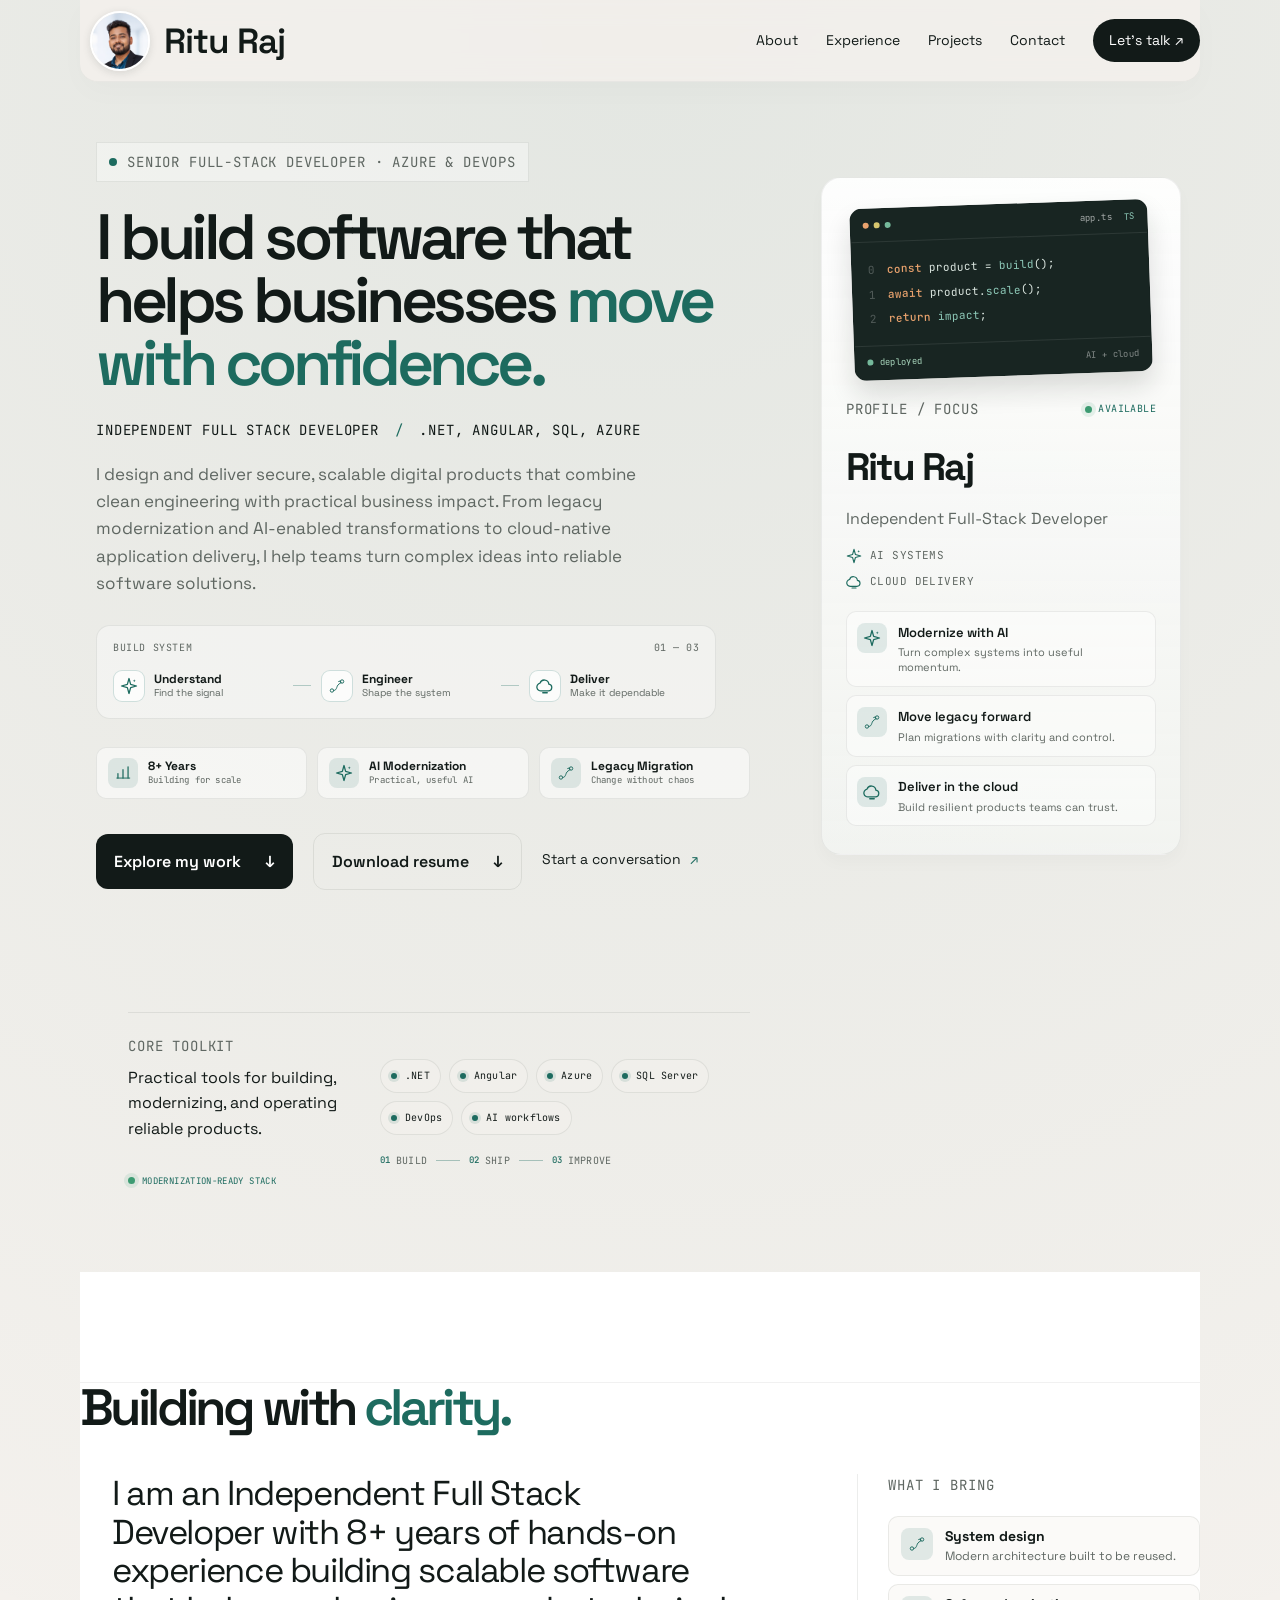
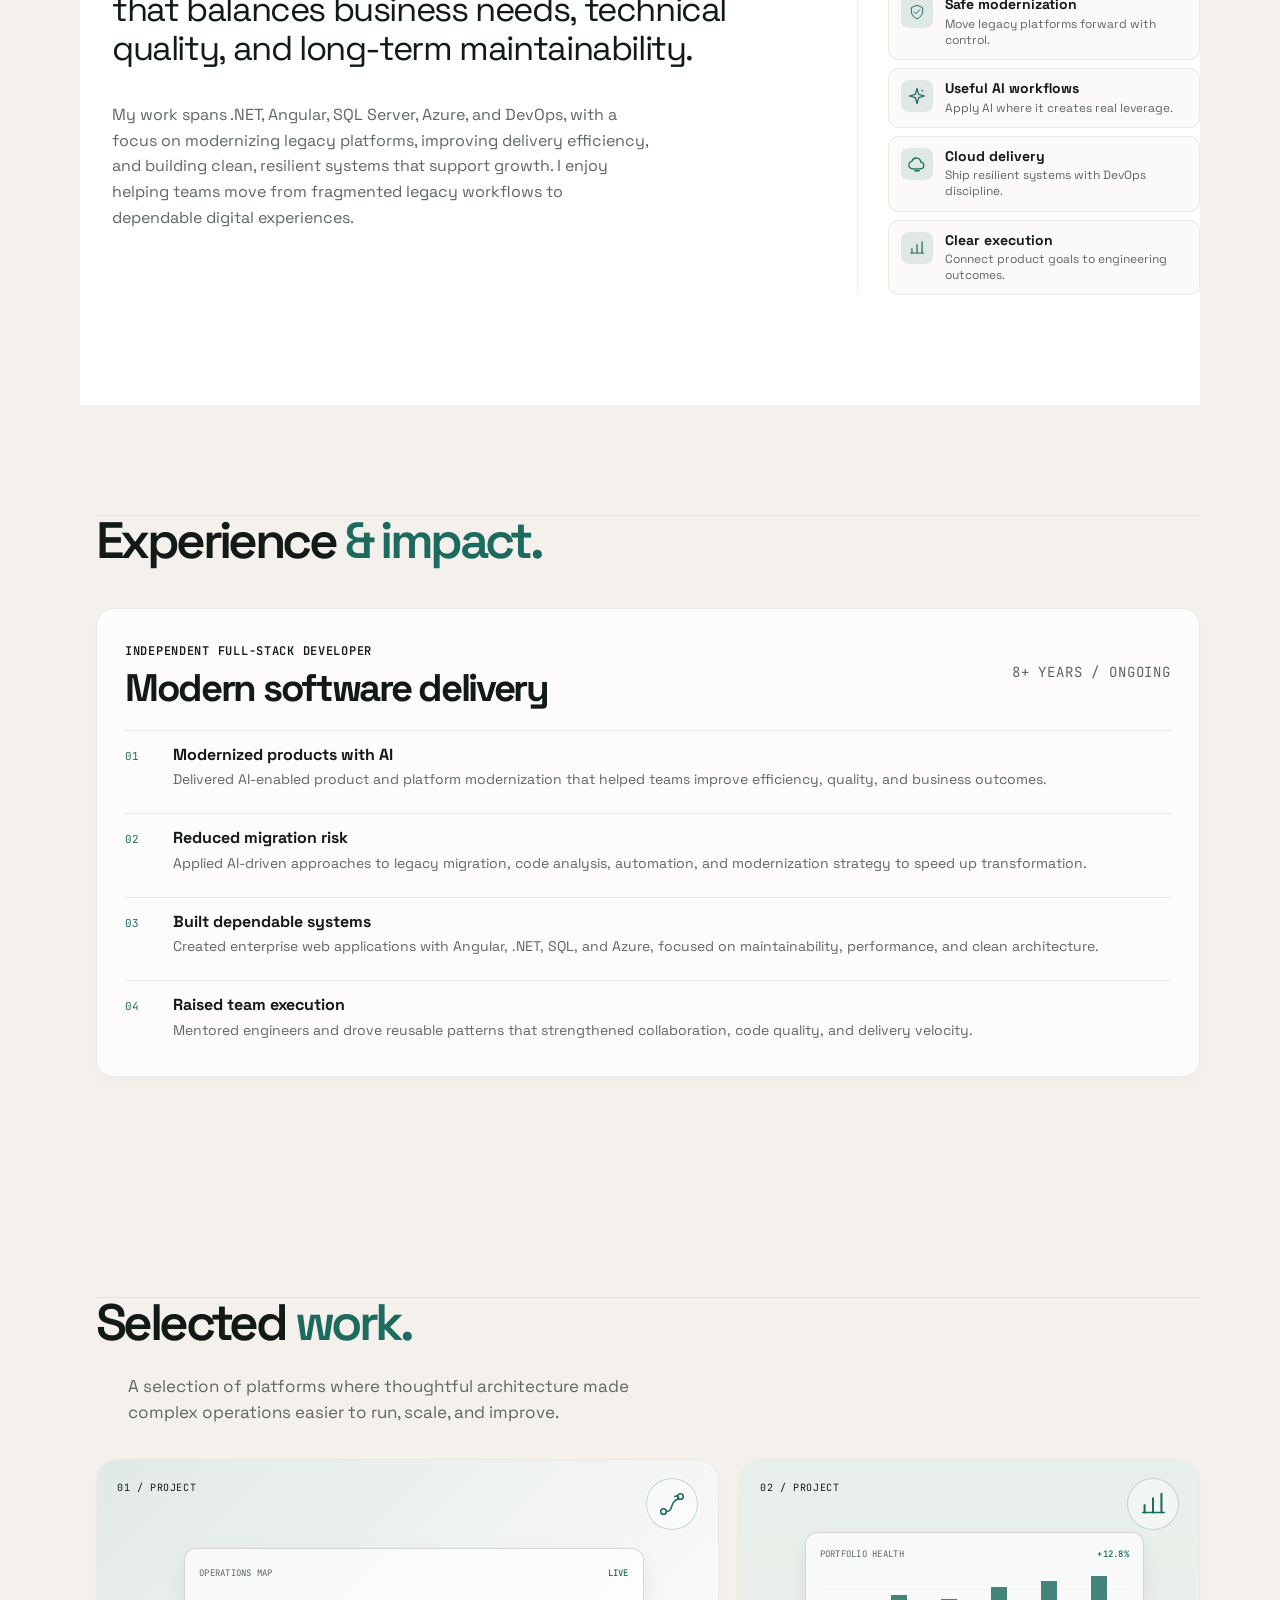
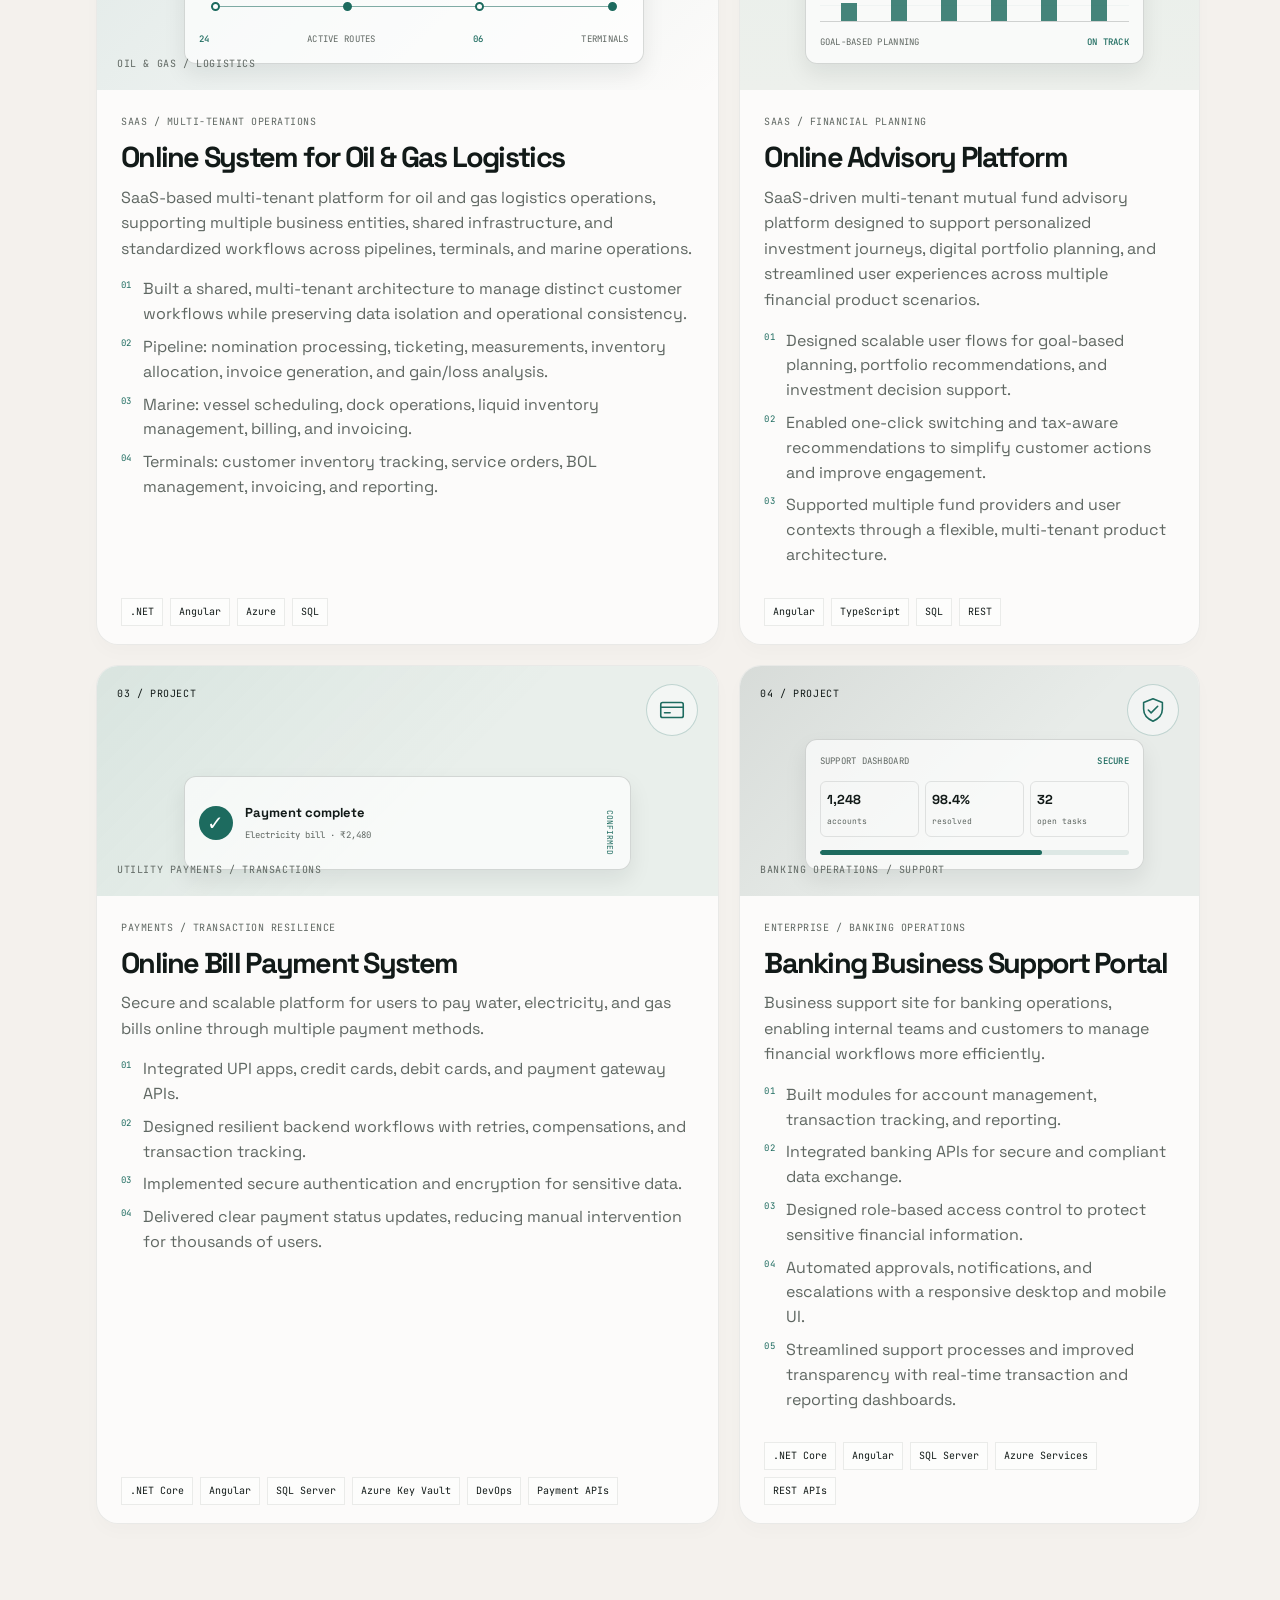
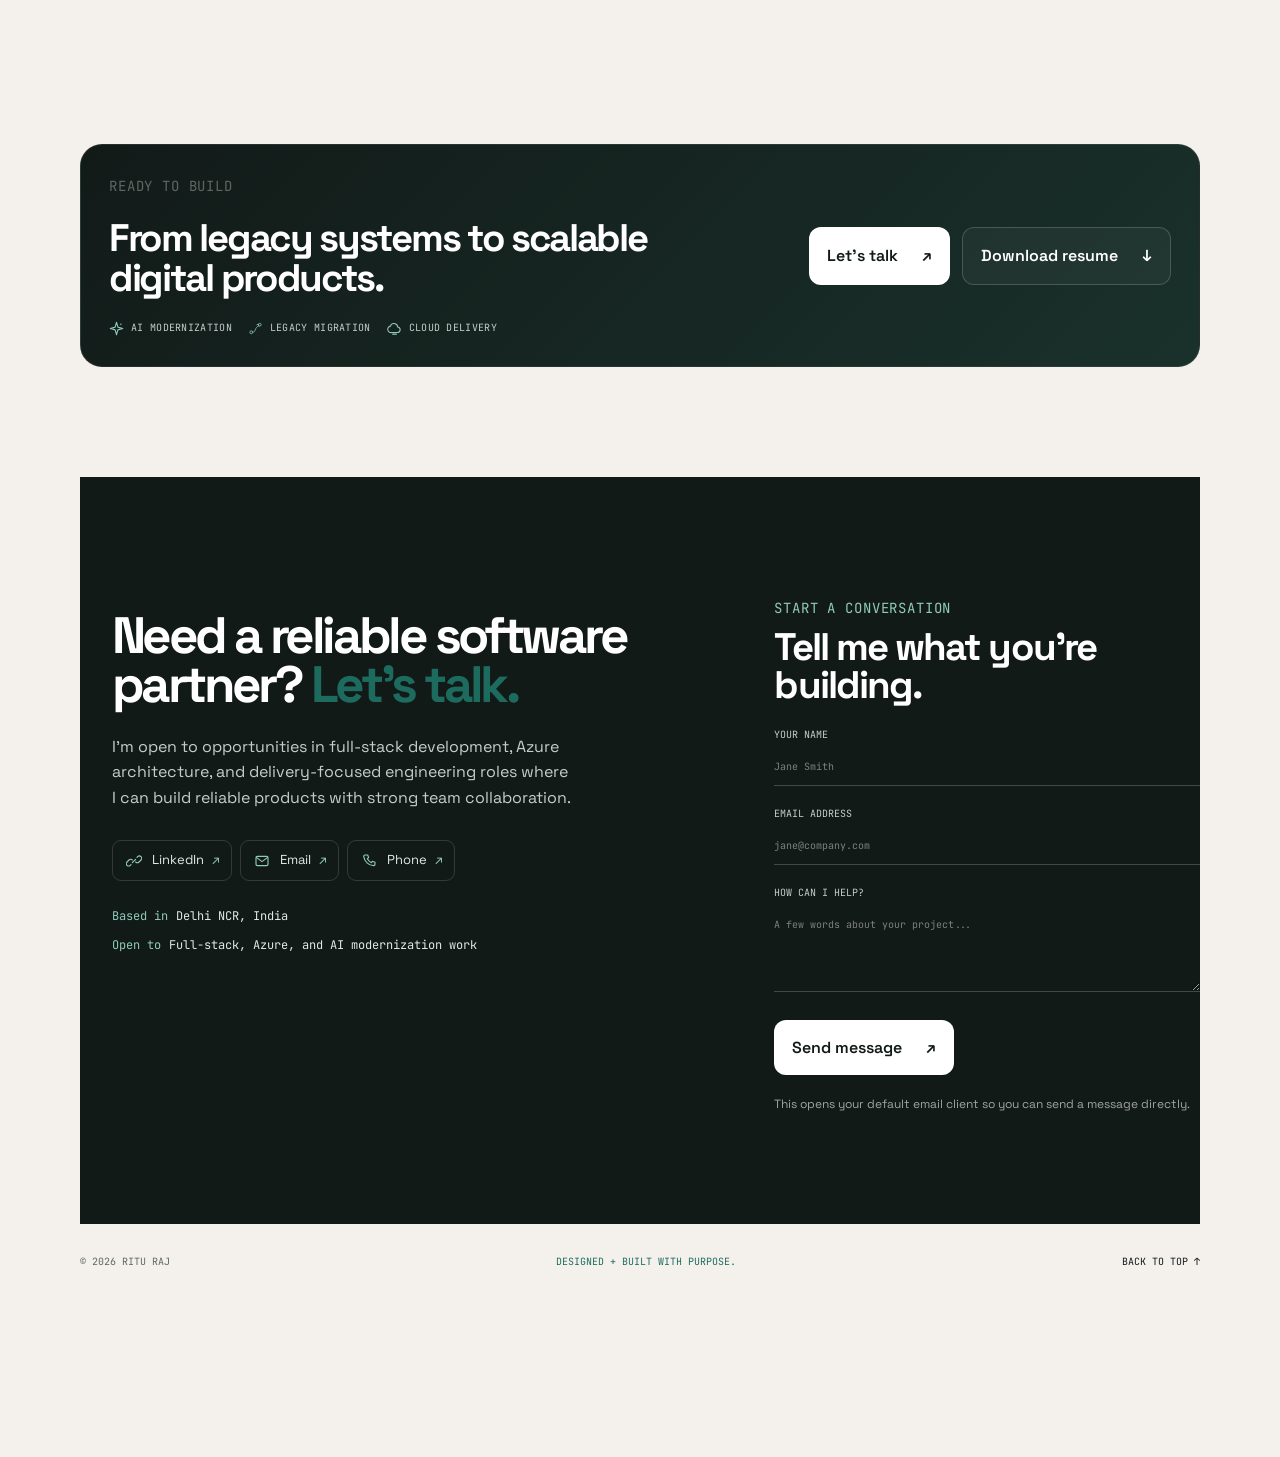
<file: index.html>
<!doctype html>
<html lang="en">
  <head>
    <meta charset="UTF-8" />
    <meta name="viewport" content="width=device-width, initial-scale=1.0" />
    <meta
      name="description"
      content="Ritu Raj - Senior Full Stack Developer with expertise in .NET, Angular, Azure, and DevOps."
    />
    <title>Ritu Raj | Senior Full Stack Developer</title>
    <link rel="preconnect" href="https://fonts.googleapis.com" />
    <link rel="preconnect" href="https://fonts.gstatic.com" crossorigin />
    <link
      href="https://fonts.googleapis.com/css2?family=JetBrains+Mono:wght@400;500;600;700&family=Space+Grotesk:wght@400;500;600;700&display=swap"
      rel="stylesheet"
    />
    <link rel="stylesheet" href="styles.css" />
    <script src="script.js" defer></script>
  </head>
  <body>
    <a class="skip-link" href="#main-content">Skip to content</a>
    <header class="site-header">
      <a class="brand" href="#home" aria-label="Ritu Raj home"
        ><span class="brand-mark"
          ><img src="LinkedIn%20professiona.png" alt="Ritu Raj" /></span
        ><span>Ritu Raj</span></a
      >
      <button
        class="menu-toggle"
        type="button"
        aria-expanded="false"
        aria-controls="site-nav"
        aria-label="Toggle navigation"
      >
        <span></span><span></span>
        <span class="sr-only">Toggle navigation</span>
      </button>
      <nav id="site-nav" class="site-nav" aria-label="Primary navigation">
        <a href="#about">About</a>
        <a href="#experience">Experience</a>
        <a href="#projects">Projects</a>
        <a href="#contact">Contact</a>
        <a class="nav-resume" href="#contact"
          >Let's talk <span aria-hidden="true">↗</span></a
        >
      </nav>
    </header>

    <main id="main-content">
      <section id="home" class="hero section-shell">
        <div class="hero-copy reveal">
          <p class="eyebrow">
            <span class="status-dot"></span> Senior Full-Stack Developer · Azure
            & DevOps
          </p>
          <h1>
            I build software that helps businesses
            <em>move with confidence.</em>
          </h1>
          <p class="hero-role">
            Independent Full Stack Developer <span>/</span> .NET, Angular, SQL,
            Azure
          </p>
          <p class="hero-intro">
            I design and deliver secure, scalable digital products that combine
            clean engineering with practical business impact. From legacy
            modernization and AI-enabled transformations to cloud-native
            application delivery, I help teams turn complex ideas into reliable
            software solutions.
          </p>
          <div class="hero-build-map" aria-label="How I build software">
            <div class="build-map-heading">
              <span class="mono-label">Build system</span>
              <span>01 — 03</span>
            </div>
            <div class="build-map-flow">
              <div class="build-step">
                <span class="build-icon"
                  ><svg viewBox="0 0 24 24" aria-hidden="true">
                    <use href="#icon-spark"></use></svg
                ></span>
                <span
                  ><strong>Understand</strong
                  ><small>Find the signal</small></span
                >
              </div>
              <span class="build-connector" aria-hidden="true"></span>
              <div class="build-step">
                <span class="build-icon"
                  ><svg viewBox="0 0 24 24" aria-hidden="true">
                    <use href="#icon-route"></use></svg
                ></span>
                <span
                  ><strong>Engineer</strong
                  ><small>Shape the system</small></span
                >
              </div>
              <span class="build-connector" aria-hidden="true"></span>
              <div class="build-step">
                <span class="build-icon"
                  ><svg viewBox="0 0 24 24" aria-hidden="true">
                    <use href="#icon-cloud"></use></svg
                ></span>
                <span
                  ><strong>Deliver</strong
                  ><small>Make it dependable</small></span
                >
              </div>
            </div>
          </div>
          <div class="hero-meta">
            <div class="hero-metric">
              <span class="metric-icon" aria-hidden="true"
                ><svg viewBox="0 0 32 32"><use href="#icon-chart"></use></svg
              ></span>
              <span
                ><strong>8+ years</strong
                ><small>Building for scale</small></span
              >
            </div>
            <div class="hero-metric">
              <span class="metric-icon" aria-hidden="true"
                ><svg viewBox="0 0 32 32"><use href="#icon-spark"></use></svg
              ></span>
              <span
                ><strong>AI modernization</strong
                ><small>Practical, useful AI</small></span
              >
            </div>
            <div class="hero-metric">
              <span class="metric-icon" aria-hidden="true"
                ><svg viewBox="0 0 32 32"><use href="#icon-route"></use></svg
              ></span>
              <span
                ><strong>Legacy migration</strong
                ><small>Change without chaos</small></span
              >
            </div>
          </div>
          <div class="hero-actions">
            <a class="button button-primary" href="#projects"
              >Explore my work <span aria-hidden="true">↓</span></a
            >
            <a
              class="button button-secondary"
              href="Ritu-Raj-Resume.html"
              download
              >Download resume <span aria-hidden="true">↓</span></a
            >
            <a class="text-link" href="#contact"
              >Start a conversation <span aria-hidden="true">↗</span></a
            >
          </div>
        </div>
        <div
          class="hero-panel reveal"
          aria-label="Professional profile summary"
        >
          <div class="panel-card">
            <div class="profile-visual" aria-hidden="true">
              <div class="profile-code-window">
                <div class="code-window-bar">
                  <span class="window-dots"><i></i><i></i><i></i></span>
                  <span>app.ts</span>
                  <span class="code-window-mark">TS</span>
                </div>
                <div class="code-lines">
                  <span><b>const</b> product = <em>build</em>();</span>
                  <span><b>await</b> product.<em>scale</em>();</span>
                  <span><b>return</b> <em>impact</em>;</span>
                </div>
                <div class="code-status">
                  <span><i></i> deployed</span><span>AI + cloud</span>
                </div>
              </div>
            </div>
            <div class="profile-heading">
              <span class="panel-label">Profile / Focus</span>
              <span class="profile-availability"><i></i> Available</span>
            </div>
            <h3>Ritu Raj</h3>
            <p>Independent Full-Stack Developer</p>
            <div class="profile-focus">
              <span
                ><svg viewBox="0 0 24 24" aria-hidden="true">
                  <use href="#icon-spark"></use>
                </svg>
                AI systems</span
              >
              <span
                ><svg viewBox="0 0 24 24" aria-hidden="true">
                  <use href="#icon-cloud"></use>
                </svg>
                Cloud delivery</span
              >
            </div>
            <ul class="profile-services">
              <li>
                <span class="service-icon" aria-hidden="true"
                  ><svg viewBox="0 0 24 24"><use href="#icon-spark"></use></svg
                ></span>
                <span
                  ><strong>Modernize with AI</strong
                  ><small
                    >Turn complex systems into useful momentum.</small
                  ></span
                >
              </li>
              <li>
                <span class="service-icon" aria-hidden="true"
                  ><svg viewBox="0 0 24 24"><use href="#icon-route"></use></svg
                ></span>
                <span
                  ><strong>Move legacy forward</strong
                  ><small
                    >Plan migrations with clarity and control.</small
                  ></span
                >
              </li>
              <li>
                <span class="service-icon" aria-hidden="true"
                  ><svg viewBox="0 0 24 24"><use href="#icon-cloud"></use></svg
                ></span>
                <span
                  ><strong>Deliver in the cloud</strong
                  ><small
                    >Build resilient products teams can trust.</small
                  ></span
                >
              </li>
            </ul>
          </div>
        </div>
        <div class="toolkit-strip reveal">
          <div class="toolkit-copy">
            <p class="mono-label">Core toolkit</p>
            <p>
              Practical tools for building, modernizing, and operating reliable
              products.
            </p>
            <span class="toolkit-status"
              ><i></i> Modernization-ready stack</span
            >
          </div>
          <div class="toolkit-stack">
            <ul class="toolkit-list" aria-label="Core technologies">
              <li><span></span>.NET</li>
              <li><span></span>Angular</li>
              <li><span></span>Azure</li>
              <li><span></span>SQL Server</li>
              <li><span></span>DevOps</li>
              <li><span></span>AI workflows</li>
            </ul>
            <div class="toolkit-flow" aria-label="Delivery approach">
              <span><b>01</b> Build</span><i></i><span><b>02</b> Ship</span
              ><i></i><span><b>03</b> Improve</span>
            </div>
          </div>
        </div>
      </section>

      <section id="about" class="about section-shell section-padding">
        <div class="section-heading reveal">
          <h2>Building with <em>clarity.</em></h2>
        </div>
        <div class="about-layout">
          <div class="about-statement reveal">
            <p>
              I am an Independent Full Stack Developer with 8+ years of hands-on
              experience building scalable software that balances business
              needs, technical quality, and long-term maintainability.
            </p>
            <p class="muted">
              My work spans .NET, Angular, SQL Server, Azure, and DevOps, with a
              focus on modernizing legacy platforms, improving delivery
              efficiency, and building clean, resilient systems that support
              growth. I enjoy helping teams move from fragmented legacy
              workflows to dependable digital experiences.
            </p>
          </div>
          <div class="skills-panel reveal">
            <p class="mono-label">What I bring</p>
            <ul class="skills-list">
              <li>
                <span class="skill-icon" aria-hidden="true"
                  ><svg viewBox="0 0 32 32"><use href="#icon-route"></use></svg
                ></span>
                <span
                  ><strong>System design</strong
                  ><small>Modern architecture built to be reused.</small></span
                >
              </li>
              <li>
                <span class="skill-icon" aria-hidden="true"
                  ><svg viewBox="0 0 32 32"><use href="#icon-shield"></use></svg
                ></span>
                <span
                  ><strong>Safe modernization</strong
                  ><small
                    >Move legacy platforms forward with control.</small
                  ></span
                >
              </li>
              <li>
                <span class="skill-icon" aria-hidden="true"
                  ><svg viewBox="0 0 32 32"><use href="#icon-spark"></use></svg
                ></span>
                <span
                  ><strong>Useful AI workflows</strong
                  ><small>Apply AI where it creates real leverage.</small></span
                >
              </li>
              <li>
                <span class="skill-icon" aria-hidden="true"
                  ><svg viewBox="0 0 32 32"><use href="#icon-cloud"></use></svg
                ></span>
                <span
                  ><strong>Cloud delivery</strong
                  ><small
                    >Ship resilient systems with DevOps discipline.</small
                  ></span
                >
              </li>
              <li>
                <span class="skill-icon" aria-hidden="true"
                  ><svg viewBox="0 0 32 32"><use href="#icon-chart"></use></svg
                ></span>
                <span
                  ><strong>Clear execution</strong
                  ><small
                    >Connect product goals to engineering outcomes.</small
                  ></span
                >
              </li>
            </ul>
          </div>
        </div>
      </section>

      <section id="experience" class="experience section-shell section-padding">
        <div class="section-heading reveal">
          <h2>Experience <em>& impact.</em></h2>
        </div>

        <div class="experience-grid compact-experience">
          <article class="experience-item reveal">
            <div class="experience-header">
              <div>
                <span class="experience-role"
                  >Independent Full-Stack Developer</span
                >
                <h3>Modern software delivery</h3>
              </div>
              <span class="experience-period">8+ years / ongoing</span>
            </div>
            <ul class="impact-list">
              <li>
                <span class="impact-number">01</span>
                <span
                  ><strong>Modernized products with AI</strong
                  ><small
                    >Delivered AI-enabled product and platform modernization
                    that helped teams improve efficiency, quality, and business
                    outcomes.</small
                  ></span
                >
              </li>
              <li>
                <span class="impact-number">02</span>
                <span
                  ><strong>Reduced migration risk</strong
                  ><small
                    >Applied AI-driven approaches to legacy migration, code
                    analysis, automation, and modernization strategy to speed up
                    transformation.</small
                  ></span
                >
              </li>
              <li>
                <span class="impact-number">03</span>
                <span
                  ><strong>Built dependable systems</strong
                  ><small
                    >Created enterprise web applications with Angular, .NET,
                    SQL, and Azure, focused on maintainability, performance, and
                    clean architecture.</small
                  ></span
                >
              </li>
              <li>
                <span class="impact-number">04</span>
                <span
                  ><strong>Raised team execution</strong
                  ><small
                    >Mentored engineers and drove reusable patterns that
                    strengthened collaboration, code quality, and delivery
                    velocity.</small
                  ></span
                >
              </li>
            </ul>
          </article>
        </div>
      </section>

      <section id="projects" class="projects section-shell section-padding">
        <div class="section-heading reveal">
          <h2>Selected <em>work.</em></h2>
        </div>
        <p class="projects-lede reveal">
          A selection of platforms where thoughtful architecture made complex
          operations easier to run, scale, and improve.
        </p>
        <div class="project-grid">
          <article class="project-card reveal">
            <div class="project-art art-lattice">
              <span class="art-tag">01 / PROJECT</span>
              <span class="project-icon" aria-hidden="true"
                ><svg viewBox="0 0 32 32"><use href="#icon-route"></use></svg
              ></span>
              <span class="mini-preview logistics-preview" aria-hidden="true">
                <span class="preview-heading">Operations map <b>LIVE</b></span>
                <span class="route-line"><i></i><i></i><i></i><i></i></span>
                <span class="preview-stats"
                  ><b>24</b> active routes <b>06</b> terminals</span
                >
              </span>
              <span class="art-caption">OIL &amp; GAS / LOGISTICS</span>
            </div>
            <div class="project-content">
              <p class="project-type">SaaS / Multi-tenant operations</p>
              <h3>Online System for Oil &amp; Gas Logistics</h3>
              <p>
                SaaS-based multi-tenant platform for oil and gas logistics
                operations, supporting multiple business entities, shared
                infrastructure, and standardized workflows across pipelines,
                terminals, and marine operations.
              </p>
              <ul class="project-highlights">
                <li>
                  Built a shared, multi-tenant architecture to manage distinct
                  customer workflows while preserving data isolation and
                  operational consistency.
                </li>
                <li>
                  Pipeline: nomination processing, ticketing, measurements,
                  inventory allocation, invoice generation, and gain/loss
                  analysis.
                </li>
                <li>
                  Marine: vessel scheduling, dock operations, liquid inventory
                  management, billing, and invoicing.
                </li>
                <li>
                  Terminals: customer inventory tracking, service orders, BOL
                  management, invoicing, and reporting.
                </li>
              </ul>
              <div class="project-footer">
                <ul class="tech-list">
                  <li>.NET</li>
                  <li>Angular</li>
                  <li>Azure</li>
                  <li>SQL</li>
                </ul>
              </div>
            </div>
          </article>

          <article class="project-card reveal">
            <div class="project-art art-signal">
              <span class="art-tag">02 / PROJECT</span>
              <span class="project-icon" aria-hidden="true"
                ><svg viewBox="0 0 32 32"><use href="#icon-chart"></use></svg
              ></span>
              <span class="mini-preview advisory-preview" aria-hidden="true">
                <span class="preview-heading"
                  >Portfolio health <b>+12.8%</b></span
                >
                <span class="advisory-chart"
                  ><i></i><i></i><i></i><i></i><i></i><i></i
                ></span>
                <span class="preview-stats"
                  >goal-based planning <b>ON TRACK</b></span
                >
              </span>
            </div>
            <div class="project-content">
              <p class="project-type">SaaS / Financial planning</p>
              <h3>Online Advisory Platform</h3>
              <p>
                SaaS-driven multi-tenant mutual fund advisory platform designed
                to support personalized investment journeys, digital portfolio
                planning, and streamlined user experiences across multiple
                financial product scenarios.
              </p>
              <ul class="project-highlights">
                <li>
                  Designed scalable user flows for goal-based planning,
                  portfolio recommendations, and investment decision support.
                </li>
                <li>
                  Enabled one-click switching and tax-aware recommendations to
                  simplify customer actions and improve engagement.
                </li>
                <li>
                  Supported multiple fund providers and user contexts through a
                  flexible, multi-tenant product architecture.
                </li>
              </ul>
              <div class="project-footer">
                <ul class="tech-list">
                  <li>Angular</li>
                  <li>TypeScript</li>
                  <li>SQL</li>
                  <li>REST</li>
                </ul>
              </div>
            </div>
          </article>

          <article class="project-card reveal">
            <div class="project-art art-payment">
              <span class="art-tag">03 / PROJECT</span>
              <span class="project-icon" aria-hidden="true"
                ><svg viewBox="0 0 32 32"><use href="#icon-card"></use></svg
              ></span>
              <span class="mini-preview payment-preview" aria-hidden="true">
                <span class="payment-check">✓</span>
                <span
                  ><b>Payment complete</b
                  ><small>Electricity bill · ₹2,480</small></span
                >
                <span class="payment-status">CONFIRMED</span>
              </span>
              <span class="art-caption">UTILITY PAYMENTS / TRANSACTIONS</span>
            </div>
            <div class="project-content">
              <p class="project-type">Payments / Transaction resilience</p>
              <h3>Online Bill Payment System</h3>
              <p>
                Secure and scalable platform for users to pay water,
                electricity, and gas bills online through multiple payment
                methods.
              </p>
              <ul class="project-highlights">
                <li>
                  Integrated UPI apps, credit cards, debit cards, and payment
                  gateway APIs.
                </li>
                <li>
                  Designed resilient backend workflows with retries,
                  compensations, and transaction tracking.
                </li>
                <li>
                  Implemented secure authentication and encryption for sensitive
                  data.
                </li>
                <li>
                  Delivered clear payment status updates, reducing manual
                  intervention for thousands of users.
                </li>
              </ul>
              <div class="project-footer">
                <ul class="tech-list">
                  <li>.NET Core</li>
                  <li>Angular</li>
                  <li>SQL Server</li>
                  <li>Azure Key Vault</li>
                  <li>DevOps</li>
                  <li>Payment APIs</li>
                </ul>
              </div>
            </div>
          </article>

          <article class="project-card reveal">
            <div class="project-art art-banking">
              <span class="art-tag">04 / PROJECT</span>
              <span class="project-icon" aria-hidden="true"
                ><svg viewBox="0 0 32 32"><use href="#icon-shield"></use></svg
              ></span>
              <span class="mini-preview banking-preview" aria-hidden="true">
                <span class="preview-heading"
                  >Support dashboard <b>SECURE</b></span
                >
                <span class="banking-kpis"
                  ><i><b>1,248</b> accounts</i><i><b>98.4%</b> resolved</i
                  ><i><b>32</b> open tasks</i></span
                >
                <span class="banking-progress"><i></i></span>
              </span>
              <span class="art-caption">BANKING OPERATIONS / SUPPORT</span>
            </div>
            <div class="project-content">
              <p class="project-type">Enterprise / Banking operations</p>
              <h3>Banking Business Support Portal</h3>
              <p>
                Business support site for banking operations, enabling internal
                teams and customers to manage financial workflows more
                efficiently.
              </p>
              <ul class="project-highlights">
                <li>
                  Built modules for account management, transaction tracking,
                  and reporting.
                </li>
                <li>
                  Integrated banking APIs for secure and compliant data
                  exchange.
                </li>
                <li>
                  Designed role-based access control to protect sensitive
                  financial information.
                </li>
                <li>
                  Automated approvals, notifications, and escalations with a
                  responsive desktop and mobile UI.
                </li>
                <li>
                  Streamlined support processes and improved transparency with
                  real-time transaction and reporting dashboards.
                </li>
              </ul>
              <div class="project-footer">
                <ul class="tech-list">
                  <li>.NET Core</li>
                  <li>Angular</li>
                  <li>SQL Server</li>
                  <li>Azure Services</li>
                  <li>REST APIs</li>
                </ul>
              </div>
            </div>
          </article>
        </div>
      </section>

      <section class="cta section-shell section-padding">
        <div class="cta-panel reveal">
          <div>
            <p class="mono-label">Ready to build</p>
            <h2>From legacy systems to scalable digital products.</h2>
            <ul class="cta-points">
              <li>
                <svg viewBox="0 0 24 24" aria-hidden="true">
                  <use href="#icon-spark"></use></svg
                >AI modernization
              </li>
              <li>
                <svg viewBox="0 0 24 24" aria-hidden="true">
                  <use href="#icon-route"></use></svg
                >Legacy migration
              </li>
              <li>
                <svg viewBox="0 0 24 24" aria-hidden="true">
                  <use href="#icon-cloud"></use></svg
                >Cloud delivery
              </li>
            </ul>
          </div>
          <div class="cta-actions">
            <a class="button button-primary" href="#contact"
              >Let’s talk <span aria-hidden="true">↗</span></a
            >
            <a
              class="button button-secondary-light"
              href="Ritu-Raj-Resume.html"
              download
              >Download resume <span aria-hidden="true">↓</span></a
            >
          </div>
        </div>
      </section>

      <section id="contact" class="contact section-shell section-padding">
        <div class="contact-layout">
          <div class="contact-copy reveal">
            <h2>Need a reliable software partner? <em>Let's talk.</em></h2>
            <p>
              I’m open to opportunities in full-stack development, Azure
              architecture, and delivery-focused engineering roles where I can
              build reliable products with strong team collaboration.
            </p>
            <div class="social-links">
              <a
                href="https://www.linkedin.com/in/rajritu00123/"
                target="_blank"
                rel="noreferrer"
                ><span class="contact-link-icon" aria-hidden="true"
                  ><svg viewBox="0 0 24 24">
                    <use href="#icon-link"></use></svg></span
                ><span>LinkedIn</span><b>↗</b></a
              >
              <a href="mailto:rajritu00123@gmail.com"
                ><span class="contact-link-icon" aria-hidden="true"
                  ><svg viewBox="0 0 24 24">
                    <use href="#icon-mail"></use></svg></span
                ><span>Email</span><b>↗</b></a
              >
              <a href="tel:+918789906112"
                ><span class="contact-link-icon" aria-hidden="true"
                  ><svg viewBox="0 0 24 24">
                    <use href="#icon-phone"></use></svg></span
                ><span>Phone</span><b>↗</b></a
              >
            </div>
            <ul class="contact-details">
              <li><span>Based in</span> Delhi NCR, India</li>
              <li>
                <span>Open to</span> Full-stack, Azure, and AI modernization
                work
              </li>
            </ul>
          </div>

          <form
            class="contact-form reveal"
            action="mailto:rajritu00123@gmail.com"
            method="post"
            enctype="text/plain"
          >
            <div class="contact-form-heading">
              <p class="mono-label">Start a conversation</p>
              <h3>Tell me what you’re building.</h3>
            </div>
            <label for="name"
              >Your name<input
                id="name"
                name="name"
                type="text"
                placeholder="Jane Smith"
                required /></label
            ><label for="email"
              >Email address<input
                id="email"
                name="email"
                type="email"
                placeholder="jane@company.com"
                required /></label
            ><label for="message"
              >How can I help?<textarea
                id="message"
                name="message"
                rows="4"
                placeholder="A few words about your project..."
                required
              ></textarea></label
            ><button class="button button-primary" type="submit">
              Send message <span aria-hidden="true">↗</span>
            </button>
            <p class="form-note">
              This opens your default email client so you can send a message
              directly.
            </p>
          </form>
        </div>
      </section>
    </main>

    <footer class="site-footer section-shell">
      <span>© <span id="year"></span> Ritu Raj</span>
      <span class="footer-note">Designed + built with purpose.</span>
      <a href="#home">Back to top ↑</a>
    </footer>
    <svg class="icon-definitions" aria-hidden="true" focusable="false">
      <defs>
        <symbol id="icon-spark" viewBox="0 0 24 24">
          <path
            d="M12 2 14.2 9.8 22 12l-7.8 2.2L12 22l-2.2-7.8L2 12l7.8-2.2L12 2Z"
            fill="none"
            stroke="currentColor"
            stroke-linejoin="round"
            stroke-width="1.7"
          />
          <path
            d="m19 3 .5 1.5L21 5l-1.5.5L19 7l-.5-1.5L17 5l1.5-.5L19 3Z"
            fill="currentColor"
          />
        </symbol>
        <symbol id="icon-cloud" viewBox="0 0 24 24">
          <path
            d="M7.5 18.5h9a4.5 4.5 0 0 0 .6-8.96A6 6 0 0 0 5.4 8.2a3.7 3.7 0 0 0 2.1 10.3Z"
            fill="none"
            stroke="currentColor"
            stroke-linecap="round"
            stroke-linejoin="round"
            stroke-width="1.7"
          />
          <path
            d="M9 21h6"
            fill="none"
            stroke="currentColor"
            stroke-linecap="round"
            stroke-width="1.7"
          />
        </symbol>
        <symbol id="icon-route" viewBox="0 0 32 32">
          <circle
            cx="7"
            cy="24"
            r="3"
            fill="none"
            stroke="currentColor"
            stroke-width="1.7"
          />
          <circle
            cx="25"
            cy="8"
            r="3"
            fill="none"
            stroke="currentColor"
            stroke-width="1.7"
          />
          <path
            d="M10 24c8 0 3-10 12-13"
            fill="none"
            stroke="currentColor"
            stroke-linecap="round"
            stroke-width="1.7"
          />
          <path
            d="m19 8 3-1 1 3"
            fill="none"
            stroke="currentColor"
            stroke-linecap="round"
            stroke-linejoin="round"
            stroke-width="1.7"
          />
        </symbol>
        <symbol id="icon-chart" viewBox="0 0 32 32">
          <path
            d="M7 25V17M16 25V10M25 25V5"
            fill="none"
            stroke="currentColor"
            stroke-linecap="round"
            stroke-width="2.2"
          />
          <path
            d="M5 25h23"
            fill="none"
            stroke="currentColor"
            stroke-linecap="round"
            stroke-width="1.7"
          />
        </symbol>
        <symbol id="icon-card" viewBox="0 0 32 32">
          <rect
            x="4"
            y="8"
            width="24"
            height="16"
            rx="2"
            fill="none"
            stroke="currentColor"
            stroke-width="1.7"
          />
          <path
            d="M4 13h24M8 19h6"
            fill="none"
            stroke="currentColor"
            stroke-linecap="round"
            stroke-width="1.7"
          />
        </symbol>
        <symbol id="icon-shield" viewBox="0 0 32 32">
          <path
            d="m16 4 10 4v7c0 6-4.2 10.5-10 13-5.8-2.5-10-7-10-13V8l10-4Z"
            fill="none"
            stroke="currentColor"
            stroke-linejoin="round"
            stroke-width="1.7"
          />
          <path
            d="m11 16 3 3 7-7"
            fill="none"
            stroke="currentColor"
            stroke-linecap="round"
            stroke-linejoin="round"
            stroke-width="1.7"
          />
        </symbol>
        <symbol id="icon-link" viewBox="0 0 24 24">
          <path
            d="m9.5 14.5 5-5M7.5 17.5l-1 1a3.5 3.5 0 0 1-5-5l3-3a3.5 3.5 0 0 1 5 0M16.5 6.5l1-1a3.5 3.5 0 0 1 5 5l-3 3a3.5 3.5 0 0 1-5 0"
            fill="none"
            stroke="currentColor"
            stroke-linecap="round"
            stroke-linejoin="round"
            stroke-width="1.7"
          />
        </symbol>
        <symbol id="icon-mail" viewBox="0 0 24 24">
          <rect
            x="3"
            y="5"
            width="18"
            height="14"
            rx="2"
            fill="none"
            stroke="currentColor"
            stroke-width="1.7"
          />
          <path
            d="m4 7 8 6 8-6"
            fill="none"
            stroke="currentColor"
            stroke-linecap="round"
            stroke-linejoin="round"
            stroke-width="1.7"
          />
        </symbol>
        <symbol id="icon-phone" viewBox="0 0 24 24">
          <path
            d="M7 3h3l1.5 4-2 1.5a15 15 0 0 0 6 6l1.5-2 4 1.5v3a2 2 0 0 1-2 2C11.3 18.8 5.2 12.7 4 5a2 2 0 0 1 2-2h1Z"
            fill="none"
            stroke="currentColor"
            stroke-linecap="round"
            stroke-linejoin="round"
            stroke-width="1.7"
          />
        </symbol>
      </defs>
    </svg>
  </body>
</html>
</file>
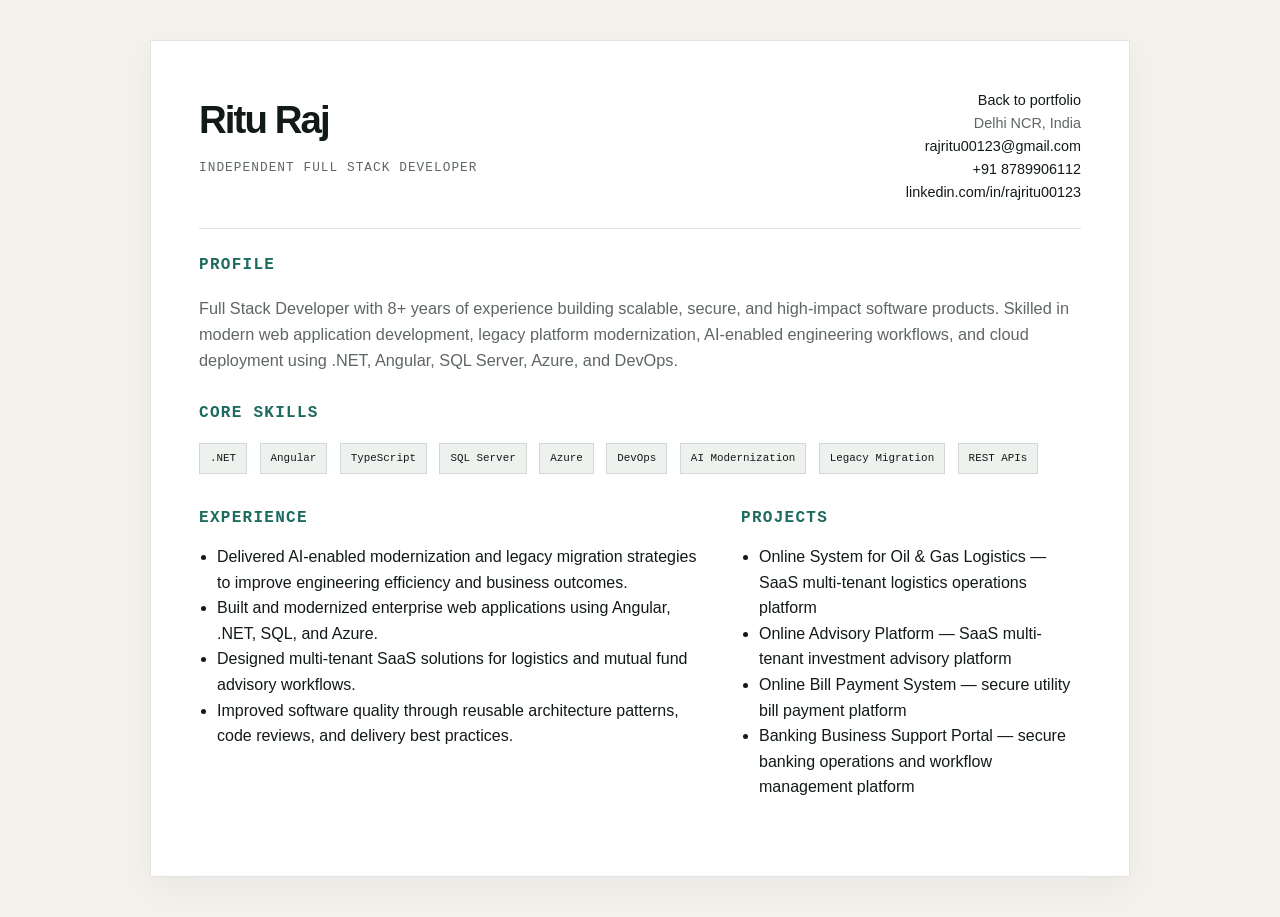
<file: Ritu-Raj-Resume.html>
<!doctype html>
<html lang="en">
  <head>
    <meta charset="UTF-8" />
    <meta name="viewport" content="width=device-width, initial-scale=1.0" />
    <title>Ritu Raj | Resume</title>
    <style>
      :root {
        --ink: #121a18;
        --paper: #f4f1ed;
        --cream: #ffffff;
        --muted: #5f6762;
        --line: rgba(18, 26, 24, 0.12);
        --soft: #eef2ee;
        --accent: #1d6b5f;
        --mono: "JetBrains Mono", "Fira Code", "Cascadia Code", monospace;
        --sans: "Segoe UI", Arial, sans-serif;
      }
      * {
        box-sizing: border-box;
      }
      body {
        margin: 0;
        background: var(--paper);
        color: var(--ink);
        font-family: var(--sans);
        line-height: 1.6;
      }
      .page {
        max-width: 980px;
        margin: 40px auto;
        background: var(--cream);
        border: 1px solid var(--line);
        padding: 48px;
        box-shadow: 0 12px 28px rgba(18, 26, 24, 0.04);
      }
      .header {
        display: flex;
        justify-content: space-between;
        gap: 24px;
        border-bottom: 1px solid var(--line);
        padding-bottom: 24px;
        margin-bottom: 24px;
      }
      h1 {
        margin: 0 0 8px;
        font-size: 2.4rem;
        letter-spacing: -0.05em;
      }
      .role {
        margin: 0;
        color: var(--muted);
        font-family: var(--mono);
        font-size: 0.8rem;
        text-transform: uppercase;
        letter-spacing: 0.08em;
      }
      .meta {
        text-align: right;
        font-size: 0.9rem;
        color: var(--muted);
      }
      .meta a {
        color: var(--ink);
        text-decoration: none;
      }
      section {
        margin-bottom: 28px;
      }
      h2 {
        margin: 0 0 12px;
        font-size: 1rem;
        letter-spacing: 0.08em;
        text-transform: uppercase;
        color: var(--accent);
        font-family: var(--mono);
      }
      p,
      li {
        color: var(--ink);
      }
      .summary {
        font-size: 1.02rem;
        color: var(--muted);
      }
      ul {
        margin: 0;
        padding-left: 18px;
      }
      .grid {
        display: grid;
        grid-template-columns: 1.2fr 0.8fr;
        gap: 32px;
      }
      .tag {
        display: inline-block;
        padding: 6px 10px;
        border: 1px solid var(--line);
        font-family: var(--mono);
        font-size: 0.68rem;
        margin: 4px 8px 4px 0;
        background: var(--soft);
      }
      @media (max-width: 700px) {
        .page {
          padding: 24px;
          margin: 24px 16px;
        }
        .header,
        .grid {
          display: block;
        }
        .meta {
          text-align: left;
          margin-top: 16px;
        }
      }
    </style>
  </head>
  <body>
    <main class="page">
      <header class="header">
        <div>
          <h1>Ritu Raj</h1>
          <p class="role">Independent Full Stack Developer</p>
        </div>
        <div class="meta">
          <div>
            <a class="back-link" href="index.html">Back to portfolio</a>
          </div>
          <div>Delhi NCR, India</div>
          <div>
            <a href="mailto:rajritu00123@gmail.com">rajritu00123@gmail.com</a>
          </div>
          <div><a href="tel:+918789906112">+91 8789906112</a></div>
          <div>
            <a
              href="https://www.linkedin.com/in/rajritu00123/"
              target="_blank"
              rel="noreferrer"
              >linkedin.com/in/rajritu00123</a
            >
          </div>
        </div>
      </header>

      <section>
        <h2>Profile</h2>
        <p class="summary">
          Full Stack Developer with 8+ years of experience building scalable,
          secure, and high-impact software products. Skilled in modern web
          application development, legacy platform modernization, AI-enabled
          engineering workflows, and cloud deployment using .NET, Angular, SQL
          Server, Azure, and DevOps.
        </p>
      </section>

      <section>
        <h2>Core Skills</h2>
        <div>
          <span class="tag">.NET</span>
          <span class="tag">Angular</span>
          <span class="tag">TypeScript</span>
          <span class="tag">SQL Server</span>
          <span class="tag">Azure</span>
          <span class="tag">DevOps</span>
          <span class="tag">AI Modernization</span>
          <span class="tag">Legacy Migration</span>
          <span class="tag">REST APIs</span>
        </div>
      </section>

      <div class="grid">
        <section>
          <h2>Experience</h2>
          <ul>
            <li>
              Delivered AI-enabled modernization and legacy migration strategies
              to improve engineering efficiency and business outcomes.
            </li>
            <li>
              Built and modernized enterprise web applications using Angular,
              .NET, SQL, and Azure.
            </li>
            <li>
              Designed multi-tenant SaaS solutions for logistics and mutual fund
              advisory workflows.
            </li>
            <li>
              Improved software quality through reusable architecture patterns,
              code reviews, and delivery best practices.
            </li>
          </ul>
        </section>

        <section>
          <h2>Projects</h2>
          <ul>
            <li>
              Online System for Oil &amp; Gas Logistics — SaaS multi-tenant
              logistics operations platform
            </li>
            <li>
              Online Advisory Platform — SaaS multi-tenant investment advisory
              platform
            </li>
            <li>
              Online Bill Payment System — secure utility bill payment platform
            </li>
            <li>
              Banking Business Support Portal — secure banking operations and
              workflow management platform
            </li>
          </ul>
        </section>
      </div>
    </main>
  </body>
</html>
</file>
<file: styles.css>
:root {
  --ink: #121a18;
  --paper: #f4f1ed;
  --cream: #ffffff;
  --muted: #5f6762;
  --line: rgba(18, 26, 24, 0.08);
  --soft: #f3f5f2;
  --accent: #1d6b5f;
  --accent-soft: rgba(29, 107, 95, 0.12);
  --mono: "JetBrains Mono", "Fira Code", "Cascadia Code", monospace;
  --sans: "Space Grotesk", sans-serif;
}

* {
  box-sizing: border-box;
}
html {
  scroll-behavior: smooth;
}
body {
  margin: 0;
  color: var(--ink);
  background:
    radial-gradient(circle at top, rgba(29, 107, 95, 0.08), transparent 28%),
    var(--paper);
  font-family: var(--sans);
  font-size: 16px;
  line-height: 1.6;
  -webkit-font-smoothing: antialiased;
  text-rendering: optimizeLegibility;
  overflow-x: hidden;
}
html {
  scroll-behavior: smooth;
}
.skip-link {
  position: fixed;
  top: 12px;
  left: 12px;
  z-index: 20;
  padding: 10px 14px;
  color: var(--cream);
  background: var(--ink);
  transform: translateY(-160%);
  transition: transform 0.2s ease;
}
.skip-link:focus {
  transform: translateY(0);
}
section[id] {
  scroll-margin-top: 100px;
}
a {
  color: inherit;
  text-decoration: none;
}
a:focus-visible,
button:focus-visible,
input:focus-visible,
textarea:focus-visible {
  outline: 2px solid var(--accent);
  outline-offset: 3px;
}
button,
input,
textarea {
  font: inherit;
}
.section-shell {
  width: min(1120px, calc(100% - 48px));
  margin: 0 auto;
}
.section-padding {
  padding: 110px 0;
}
.site-header {
  width: min(1120px, calc(100% - 48px));
  margin: 0 auto;
  height: 82px;
  display: flex;
  align-items: center;
  justify-content: space-between;
  position: sticky;
  top: 0;
  z-index: 10;
  backdrop-filter: blur(12px);
  background: rgba(244, 241, 237, 0.8);
  border-bottom: 1px solid rgba(18, 26, 24, 0.04);
  box-shadow: 0 10px 30px rgba(18, 26, 24, 0.02);
  border-radius: 0 0 18px 18px;
}
.brand {
  display: flex;
  align-items: center;
  gap: 14px;
  padding-left: 10px;
  font-size: 35px;
  font-weight: 600;
  letter-spacing: -0.03em;
}
.brand-mark {
  display: block;
  flex: 0 0 auto;
  width: 60px;
  height: 60px;
  border: 2px solid var(--cream);
  border-radius: 50%;
  overflow: hidden;
  box-shadow: 0 2px 8px rgba(18, 26, 24, 0.12);
}
.brand-mark img {
  width: 100%;
  height: 100%;
  display: block;
  object-fit: cover;
  object-position: 50% 0%;
  transform: scale(1.7);
  transform-origin: 50% 0%;
}
.site-nav {
  display: flex;
  align-items: center;
  gap: 28px;
  font-size: 14px;
}
.site-nav a:not(.nav-resume),
.text-link,
.social-links a {
  border-bottom: 1px solid transparent;
  transition: border-color 0.2s ease;
}
.site-nav a:not(.nav-resume):hover,
.text-link:hover,
.social-links a:hover {
  border-color: currentColor;
}
.nav-resume {
  background: var(--ink);
  color: #fff;
  padding: 10px 16px;
  border-radius: 999px;
  transition:
    transform 0.2s ease,
    background 0.2s ease;
}
.nav-resume:hover {
  background: var(--accent);
  transform: translateY(-1px);
}
.menu-toggle {
  display: none;
  border: 0;
  background: none;
}
.eyebrow,
.mono-label,
.section-number,
.hero-role,
.experience-role,
.experience-period,
.panel-label,
.contact-details {
  font-family: var(--mono);
  font-size: 14px;
  font-feature-settings:
    "liga" 1,
    "calt" 1;
  text-transform: uppercase;
  letter-spacing: 0.06em;
}
.hero {
  min-height: calc(100vh - 82px);
  display: grid;
  grid-template-columns: minmax(0, 1.15fr) minmax(260px, 0.7fr);
  gap: 52px;
  align-items: center;
  padding: 60px 0 80px;
  padding-left: 16px;
}
.hero-copy {
  min-width: 0;
}
.eyebrow {
  display: inline-flex;
  align-items: center;
  gap: 10px;
  margin: 0 0 24px;
  color: var(--muted);
  padding: 8px 12px;
  border: 1px solid var(--line);
  background: rgba(255, 255, 255, 0.35);
}
.status-dot {
  width: 8px;
  height: 8px;
  background: var(--accent);
  border-radius: 50%;
}
h1,
h2,
h3,
p,
ul {
  margin-top: 0;
}
h1 {
  font-size: clamp(3rem, 5vw, 5.3rem);
  line-height: 0.98;
  letter-spacing: -0.07em;
  max-width: 700px;
  margin-bottom: 24px;
  font-weight: 600;
}
em {
  font-style: normal;
  color: var(--accent);
}
.hero-role {
  margin-bottom: 20px;
  color: var(--ink);
}
.hero-role span {
  margin: 0 7px;
  color: var(--accent);
}
.hero-intro {
  color: var(--muted);
  max-width: 560px;
  font-size: 17px;
  line-height: 1.6;
}
.hero-build-map {
  max-width: 620px;
  margin-top: 28px;
  padding: 14px 16px 16px;
  border: 1px solid rgba(18, 26, 24, 0.08);
  border-radius: 14px;
  background: rgba(255, 255, 255, 0.38);
}
.build-map-heading {
  display: flex;
  align-items: center;
  justify-content: space-between;
  gap: 12px;
  margin-bottom: 14px;
  color: var(--muted);
  font-family: var(--mono);
  font-size: 10px;
  letter-spacing: 0.05em;
  text-transform: uppercase;
}
.build-map-heading .mono-label {
  margin: 0;
  font-size: 10px;
}
.build-map-flow {
  display: flex;
  align-items: center;
  gap: 10px;
}
.build-step {
  min-width: 0;
  display: flex;
  align-items: center;
  gap: 9px;
  flex: 1;
}
.build-icon {
  width: 32px;
  height: 32px;
  flex: 0 0 32px;
  display: grid;
  place-items: center;
  color: var(--accent);
  border: 1px solid rgba(29, 107, 95, 0.2);
  border-radius: 9px;
  background: rgba(255, 255, 255, 0.72);
}
.build-icon svg {
  width: 18px;
  height: 18px;
}
.build-step > span:last-child {
  display: grid;
  gap: 1px;
}
.build-step strong {
  font-size: 12px;
  line-height: 1.2;
}
.build-step small {
  color: var(--muted);
  font-size: 10px;
  line-height: 1.25;
  white-space: nowrap;
}
.build-connector {
  width: 18px;
  height: 1px;
  flex: 0 0 18px;
  background: rgba(29, 107, 95, 0.3);
}
.hero-meta {
  display: flex;
  flex-wrap: wrap;
  gap: 10px;
  margin-top: 28px;
}
.hero-metric {
  min-width: 0;
  flex: 1 1 160px;
  display: flex;
  align-items: center;
  gap: 10px;
  border: 1px solid var(--line);
  background: rgba(255, 255, 255, 0.5);
  padding: 10px 11px;
  border-radius: 10px;
}
.metric-icon {
  width: 30px;
  height: 30px;
  flex: 0 0 30px;
  display: grid;
  place-items: center;
  color: var(--accent);
  border-radius: 8px;
  background: var(--accent-soft);
}
.metric-icon svg {
  width: 18px;
  height: 18px;
}
.hero-metric > span:last-child {
  display: grid;
  gap: 2px;
  min-width: 0;
}
.hero-metric strong {
  color: var(--ink);
  font-size: 12px;
  line-height: 1.2;
  text-transform: capitalize;
}
.hero-metric small {
  color: var(--muted);
  font-family: var(--mono);
  font-size: 9px;
  line-height: 1.25;
  letter-spacing: 0.02em;
  white-space: nowrap;
}
.hero-actions {
  display: flex;
  align-items: center;
  gap: 20px;
  margin-top: 34px;
}
.button {
  display: inline-flex;
  align-items: center;
  justify-content: space-between;
  gap: 24px;
  border: 0;
  cursor: pointer;
  padding: 15px 18px;
  font-weight: 600;
  border-radius: 12px;
  transition:
    transform 0.2s ease,
    box-shadow 0.2s ease,
    background 0.2s ease,
    border-color 0.2s ease,
    color 0.2s ease;
}
.button:hover {
  transform: translateY(-1px);
  box-shadow: 0 12px 22px rgba(18, 26, 24, 0.08);
}
.button-primary {
  background: var(--ink);
  color: #fff;
}
.button-primary:hover {
  background: var(--accent);
}
.button-secondary,
.button-secondary-light {
  background: transparent;
  border: 1px solid var(--line);
  color: var(--ink);
}
.button-secondary:hover {
  border-color: rgba(18, 26, 24, 0.16);
  background: rgba(18, 26, 24, 0.02);
}
.button-secondary-light {
  border-color: rgba(255, 255, 255, 0.18);
  color: var(--cream);
  background: rgba(255, 255, 255, 0.04);
}
.button-secondary-light:hover {
  border-color: rgba(255, 255, 255, 0.28);
  background: rgba(255, 255, 255, 0.08);
}
.cta-panel .button-primary,
.contact .button-primary {
  background: var(--cream);
  color: var(--ink);
}
.cta-panel .button-primary:hover,
.contact .button-primary:hover {
  background: #d8eee7;
  color: var(--ink);
}
.text-link {
  font-size: 14px;
  padding-bottom: 3px;
}
.text-link span {
  color: var(--accent);
  margin-left: 5px;
}
.hero-panel {
  display: flex;
  justify-content: center;
}
.panel-card {
  width: min(100%, 360px);
  background: linear-gradient(
    180deg,
    rgba(255, 255, 255, 0.92),
    rgba(243, 245, 242, 0.8)
  );
  border: 1px solid rgba(18, 26, 24, 0.06);
  padding: 28px 24px;
  border-radius: 20px;
  box-shadow: 0 8px 16px rgba(18, 26, 24, 0.025);
}
.profile-visual {
  width: 100%;
  height: 168px;
  position: relative;
  margin: 0 auto 24px;
  display: grid;
  place-items: center;
  color: var(--accent);
}
.profile-code-window {
  width: min(100%, 298px);
  overflow: hidden;
  border: 1px solid rgba(18, 26, 24, 0.12);
  border-radius: 12px;
  background: #182522;
  box-shadow: 0 14px 26px rgba(18, 26, 24, 0.14);
  transform: rotate(-2deg);
}
.code-window-bar,
.code-status {
  display: flex;
  align-items: center;
  justify-content: space-between;
  gap: 12px;
  padding: 9px 12px;
  color: rgba(255, 255, 255, 0.6);
  font-family: var(--mono);
  font-size: 9px;
  letter-spacing: 0.04em;
}
.code-window-bar {
  border-bottom: 1px solid rgba(255, 255, 255, 0.09);
}
.window-dots {
  display: flex;
  gap: 5px;
  margin-right: auto;
}
.window-dots i {
  width: 6px;
  height: 6px;
  display: block;
  border-radius: 50%;
  background: #e9a26d;
}
.window-dots i:nth-child(2) {
  background: #d6c66e;
}
.window-dots i:nth-child(3) {
  background: #75b99b;
}
.code-window-mark {
  color: #8fcbba;
}
.code-lines {
  display: grid;
  gap: 10px;
  padding: 20px 16px;
  color: #dce7e1;
  font-family: var(--mono);
  font-size: 11px;
  line-height: 1.3;
  white-space: nowrap;
}
.code-lines span::before {
  content: "0";
  display: inline-block;
  width: 19px;
  color: rgba(255, 255, 255, 0.25);
}
.code-lines span:nth-child(2)::before {
  content: "1";
}
.code-lines span:nth-child(3)::before {
  content: "2";
}
.code-lines b {
  color: #e9a26d;
  font-weight: 500;
}
.code-lines em {
  color: #8fcbba;
  font-style: normal;
}
.code-status {
  border-top: 1px solid rgba(255, 255, 255, 0.09);
  color: rgba(255, 255, 255, 0.46);
}
.code-status span:first-child {
  display: inline-flex;
  align-items: center;
  gap: 6px;
  color: #a9d7bd;
}
.code-status i {
  width: 6px;
  height: 6px;
  display: block;
  border-radius: 50%;
  background: #75b99b;
}
.profile-focus {
  display: grid;
  gap: 8px;
  margin: 0 0 18px;
  color: var(--muted);
  font-family: var(--mono);
  font-size: 11px;
  text-transform: uppercase;
  letter-spacing: 0.04em;
}
.profile-focus span {
  display: flex;
  align-items: center;
  gap: 8px;
}
.profile-focus svg {
  width: 16px;
  height: 16px;
  color: var(--accent);
}
.panel-label {
  display: inline-block;
  color: var(--muted);
  margin-bottom: 0;
}
.profile-heading {
  display: flex;
  align-items: center;
  justify-content: space-between;
  gap: 12px;
  margin-bottom: 16px;
}
.profile-availability {
  display: inline-flex;
  align-items: center;
  gap: 6px;
  color: var(--accent);
  font-family: var(--mono);
  font-size: 10px;
  letter-spacing: 0.04em;
  text-transform: uppercase;
}
.profile-availability i {
  width: 7px;
  height: 7px;
  display: block;
  border-radius: 50%;
  background: #3d9b72;
  box-shadow: 0 0 0 4px rgba(61, 155, 114, 0.12);
}
.panel-card h3 {
  font-size: clamp(2rem, 3vw, 2.7rem);
  letter-spacing: -0.05em;
  margin-bottom: 8px;
}
.panel-card p {
  margin-bottom: 16px;
  color: var(--muted);
}
.panel-card ul {
  list-style: none;
  padding: 0;
  margin: 0;
}
.profile-services {
  display: grid;
  gap: 8px;
  margin-top: 20px !important;
}
.profile-services li {
  display: flex;
  align-items: flex-start;
  gap: 11px;
  padding: 11px 10px;
  border: 1px solid rgba(18, 26, 24, 0.07);
  border-radius: 10px;
  background: rgba(255, 255, 255, 0.46);
}
.service-icon {
  width: 30px;
  height: 30px;
  flex: 0 0 30px;
  display: grid;
  place-items: center;
  color: var(--accent);
  border-radius: 8px;
  background: var(--accent-soft);
}
.service-icon svg {
  width: 18px;
  height: 18px;
}
.profile-services li > span:last-child {
  display: grid;
  gap: 2px;
}
.profile-services strong {
  font-size: 13px;
  font-weight: 600;
}
.profile-services small {
  color: var(--muted);
  font-size: 11px;
  line-height: 1.35;
}
.section-heading {
  display: flex;
  align-items: baseline;
  gap: 18px;
  border-top: 1px solid rgba(18, 26, 24, 0.06);
  padding-top: 0;
  margin-bottom: 42px;
}
.section-heading h2 {
  font-size: clamp(2.6rem, 4vw, 4.2rem);
  letter-spacing: -0.07em;
  line-height: 0.96;
  margin: 0;
  font-weight: 600;
}
.section-number {
  color: var(--accent);
}
.about {
  background: var(--cream);
}
.about-layout {
  display: grid;
  grid-template-columns: 1.3fr 0.7fr;
  gap: 10%;
  padding-left: 32px;
}
.about-statement > p:first-child {
  font-size: clamp(1.7rem, 2.7vw, 2.5rem);
  line-height: 1.12;
  letter-spacing: -0.04em;
  max-width: 620px;
}
.muted {
  color: var(--muted);
  max-width: 540px;
}
.skills-panel {
  border-left: 1px solid var(--line);
  padding-left: 30px;
}
.mono-label {
  color: var(--muted);
  margin-bottom: 20px;
}
.skills-list {
  list-style: none;
  padding: 0;
  margin: 0;
  display: grid;
  gap: 8px;
}
.skills-list li {
  display: flex;
  align-items: flex-start;
  gap: 12px;
  padding: 11px 12px;
  border: 1px solid var(--line);
  border-radius: 10px;
  background: rgba(244, 241, 237, 0.38);
}
.skill-icon {
  width: 32px;
  height: 32px;
  flex: 0 0 32px;
  display: grid;
  place-items: center;
  color: var(--accent);
  border-radius: 8px;
  background: var(--accent-soft);
}
.skill-icon svg {
  width: 18px;
  height: 18px;
}
.skills-list li > span:last-child {
  display: grid;
  gap: 2px;
  min-width: 0;
}
.skills-list strong {
  font-size: 14px;
  line-height: 1.25;
}
.skills-list small {
  color: var(--muted);
  font-size: 12px;
  line-height: 1.35;
}
.toolkit-strip {
  display: grid;
  grid-template-columns: minmax(220px, 0.7fr) 1.3fr;
  gap: 32px;
  align-items: center;
  margin: 70px 0 0 32px;
  padding: 22px 0 0;
  border-top: 1px solid var(--line);
}
.toolkit-copy .mono-label {
  margin-bottom: 7px;
}
.toolkit-copy p:last-child {
  max-width: 280px;
  margin: 0;
  color: var(--muted);
  font-size: 13px;
  line-height: 1.45;
}
.toolkit-status {
  display: inline-flex;
  align-items: center;
  gap: 7px;
  margin-top: 16px;
  color: var(--accent);
  font-family: var(--mono);
  font-size: 9px;
  letter-spacing: 0.04em;
  text-transform: uppercase;
}
.toolkit-status i {
  width: 7px;
  height: 7px;
  display: block;
  border-radius: 50%;
  background: #3d9b72;
  box-shadow: 0 0 0 4px rgba(61, 155, 114, 0.12);
}
.toolkit-stack {
  min-width: 0;
}
.toolkit-list {
  display: flex;
  flex-wrap: wrap;
  gap: 8px;
  margin: 0;
  padding: 0;
  list-style: none;
}
.toolkit-list li {
  display: inline-flex;
  align-items: center;
  gap: 8px;
  padding: 8px 10px;
  border: 1px solid var(--line);
  border-radius: 999px;
  color: var(--ink);
  background: rgba(244, 241, 237, 0.5);
  font-family: var(--mono);
  font-size: 10px;
  letter-spacing: 0.02em;
}
.toolkit-list li span {
  width: 6px;
  height: 6px;
  display: block;
  border-radius: 50%;
  background: var(--accent);
  box-shadow: 0 0 0 3px var(--accent-soft);
}
.toolkit-flow {
  display: flex;
  align-items: center;
  gap: 9px;
  margin-top: 18px;
  color: var(--muted);
  font-family: var(--mono);
  font-size: 10px;
  letter-spacing: 0.03em;
  text-transform: uppercase;
}
.toolkit-flow span {
  display: inline-flex;
  align-items: center;
  gap: 5px;
  white-space: nowrap;
}
.toolkit-flow b {
  color: var(--accent);
  font-size: 9px;
  font-weight: 500;
}
.toolkit-flow i {
  width: 24px;
  height: 1px;
  display: block;
  background: rgba(29, 107, 95, 0.35);
}
.experience {
  background: var(--paper);
  padding-left: 16px;
}
.experience-grid {
  display: grid;
  gap: 22px;
}
.experience-item {
  background: rgba(255, 255, 255, 0.78);
  border: 1px solid rgba(18, 26, 24, 0.08);
  padding: 28px 28px 20px;
  border-radius: 18px;
  box-shadow: 0 8px 18px rgba(18, 26, 24, 0.02);
}
.experience-header {
  display: flex;
  justify-content: space-between;
  gap: 18px;
  margin-bottom: 22px;
  align-items: center;
  flex-wrap: wrap;
}
.experience-header h3 {
  margin: 7px 0 0;
  font-size: clamp(1.8rem, 3vw, 2.6rem);
  line-height: 1;
  letter-spacing: -0.06em;
}
.experience-role {
  color: var(--ink);
  font-size: 12px;
  font-weight: 600;
}
.experience-period {
  color: var(--muted);
}
.experience-item ul {
  margin: 0;
  padding: 0;
  display: grid;
  gap: 8px;
  list-style: none;
}
.impact-list li {
  display: grid;
  grid-template-columns: 34px 1fr;
  gap: 14px;
  padding: 14px 0;
  border-top: 1px solid var(--line);
}
.impact-number {
  color: var(--accent);
  font-family: var(--mono);
  font-size: 11px;
  letter-spacing: 0.04em;
  padding-top: 3px;
}
.impact-list li > span:last-child {
  display: grid;
  gap: 4px;
}
.impact-list strong {
  font-size: 16px;
  line-height: 1.3;
}
.impact-list small {
  color: var(--muted);
  font-size: 14px;
  line-height: 1.55;
}
.projects {
  background: var(--paper);
  padding-left: 16px;
}
.projects-lede {
  max-width: 540px;
  margin: -16px 0 34px 32px;
  color: var(--muted);
  font-size: 17px;
  line-height: 1.55;
}
.project-grid {
  display: grid;
  grid-template-columns: 1.15fr 0.85fr;
  gap: 20px;
  align-items: stretch;
}
.project-card {
  min-width: 0;
}
.project-card {
  background: rgba(255, 255, 255, 0.7);
  border: 1px solid rgba(18, 26, 24, 0.08);
  display: flex;
  flex-direction: column;
  border-radius: 22px;
  overflow: hidden;
  box-shadow: 0 8px 18px rgba(18, 26, 24, 0.02);
  transition:
    transform 0.2s ease,
    box-shadow 0.2s ease;
}
.project-card:hover {
  transform: translateY(-1px);
  box-shadow: 0 16px 28px rgba(18, 26, 24, 0.07);
}
.project-art {
  min-height: 230px;
  position: relative;
  overflow: hidden;
  background: var(--soft);
}
.art-lattice {
  background: linear-gradient(
    135deg,
    var(--accent-soft) 0%,
    rgba(255, 255, 255, 0) 100%
  );
}
.art-signal {
  background: linear-gradient(180deg, #e8efea 0%, #edf0ec 100%);
}
.art-payment {
  background:
    linear-gradient(135deg, rgba(29, 107, 95, 0.08), transparent 55%), #e9efeb;
}
.art-banking {
  background:
    linear-gradient(135deg, rgba(18, 26, 24, 0.08), transparent 58%), #e8ece9;
}
.banking-grid {
  width: 190px;
  height: 130px;
  position: absolute;
  right: 14%;
  bottom: 24px;
  border: 1px solid rgba(18, 26, 24, 0.35);
  background:
    linear-gradient(rgba(29, 107, 95, 0.18) 1px, transparent 1px),
    linear-gradient(90deg, rgba(29, 107, 95, 0.18) 1px, transparent 1px);
  background-size: 38px 32px;
  transform: skewY(-8deg);
}
.banking-grid::after {
  content: "";
  width: 10px;
  height: 10px;
  position: absolute;
  top: 22px;
  right: 28px;
  background: var(--accent);
  box-shadow: -58px 42px 0 rgba(29, 107, 95, 0.65);
}
.payment-orbit {
  width: 136px;
  height: 136px;
  position: absolute;
  right: 18%;
  bottom: 28px;
  border: 1px solid rgba(29, 107, 95, 0.45);
  border-radius: 50%;
  box-shadow:
    0 0 0 18px rgba(29, 107, 95, 0.08),
    0 0 0 36px rgba(29, 107, 95, 0.05);
}
.payment-orbit::after {
  content: "";
  width: 14px;
  height: 14px;
  position: absolute;
  top: 12px;
  right: 12px;
  border-radius: 50%;
  background: var(--accent);
}
.art-tag,
.art-caption {
  position: absolute;
  top: 20px;
  left: 20px;
  color: var(--ink);
  font-family: var(--mono);
  font-size: 10px;
  letter-spacing: 0.06em;
  text-transform: uppercase;
}
.art-caption {
  top: auto;
  bottom: 18px;
  color: var(--muted);
}
.project-icon {
  position: absolute;
  top: 18px;
  right: 20px;
  width: 52px;
  height: 52px;
  display: grid;
  place-items: center;
  color: var(--accent);
  border: 1px solid rgba(29, 107, 95, 0.24);
  border-radius: 50%;
  background: rgba(255, 255, 255, 0.45);
}
.project-icon svg {
  width: 30px;
  height: 30px;
}
.mini-preview {
  position: absolute;
  right: 12%;
  bottom: 26px;
  left: 14%;
  display: grid;
  gap: 13px;
  min-height: 116px;
  padding: 14px;
  border: 1px solid rgba(18, 26, 24, 0.16);
  border-radius: 12px;
  background: rgba(255, 255, 255, 0.68);
  box-shadow: 0 10px 22px rgba(18, 26, 24, 0.08);
  color: var(--ink);
  font-family: var(--mono);
  font-size: 9px;
}
.preview-heading,
.preview-stats {
  display: flex;
  align-items: center;
  justify-content: space-between;
  gap: 10px;
  color: var(--muted);
  letter-spacing: 0.03em;
  text-transform: uppercase;
}
.preview-heading b,
.preview-stats b {
  color: var(--accent);
  font-weight: 500;
}
.route-line {
  position: relative;
  display: flex;
  align-items: center;
  justify-content: space-between;
  margin: 2px 12px;
}
.route-line::before {
  content: "";
  position: absolute;
  right: 4px;
  left: 4px;
  height: 1px;
  background: var(--accent);
  opacity: 0.55;
}
.route-line i {
  z-index: 1;
  width: 9px;
  height: 9px;
  display: block;
  border: 2px solid var(--accent);
  border-radius: 50%;
  background: #fff;
}
.route-line i:nth-child(2),
.route-line i:nth-child(4) {
  background: var(--accent);
}
.advisory-chart {
  height: 48px;
  display: flex;
  align-items: flex-end;
  justify-content: space-around;
  gap: 7px;
  padding: 0 8px;
  border-bottom: 1px solid rgba(18, 26, 24, 0.18);
  background: repeating-linear-gradient(
    to bottom,
    transparent 0 15px,
    rgba(29, 107, 95, 0.08) 16px
  );
}
.advisory-chart i {
  width: 16px;
  display: block;
  background: var(--accent);
  opacity: 0.82;
}
.advisory-chart i:nth-child(1) {
  height: 18px;
}
.advisory-chart i:nth-child(2) {
  height: 26px;
}
.advisory-chart i:nth-child(3) {
  height: 22px;
}
.advisory-chart i:nth-child(4) {
  height: 34px;
}
.advisory-chart i:nth-child(5) {
  height: 40px;
}
.advisory-chart i:nth-child(6) {
  height: 45px;
}
.payment-preview {
  grid-template-columns: 36px 1fr auto;
  align-items: center;
  gap: 10px;
  right: 14%;
  left: 14%;
  min-height: 94px;
}
.payment-check {
  width: 34px;
  height: 34px;
  display: grid;
  place-items: center;
  border-radius: 50%;
  color: #fff;
  background: var(--accent);
  font-size: 20px;
}
.payment-preview > span:nth-child(2) {
  display: grid;
  gap: 4px;
}
.payment-preview b {
  font-family: var(--sans);
  font-size: 13px;
}
.payment-preview small {
  color: var(--muted);
  font-size: 9px;
}
.payment-status {
  align-self: end;
  color: var(--accent);
  font-size: 8px;
  writing-mode: vertical-rl;
}
.banking-kpis {
  display: grid;
  grid-template-columns: repeat(3, 1fr);
  gap: 6px;
}
.banking-kpis i {
  display: grid;
  gap: 4px;
  padding: 8px 6px;
  border: 1px solid rgba(18, 26, 24, 0.1);
  border-radius: 6px;
  color: var(--muted);
  font-size: 8px;
  font-style: normal;
}
.banking-kpis b {
  color: var(--ink);
  font-family: var(--sans);
  font-size: 13px;
}
.banking-progress {
  height: 5px;
  overflow: hidden;
  border-radius: 999px;
  background: rgba(29, 107, 95, 0.12);
}
.banking-progress i {
  width: 72%;
  height: 100%;
  display: block;
  border-radius: inherit;
  background: var(--accent);
}
.art-word {
  font-size: clamp(3rem, 7vw, 6rem);
  line-height: 1;
  font-weight: 600;
  letter-spacing: -0.08em;
  position: absolute;
  right: 20px;
  bottom: 12px;
  color: var(--ink);
}
.signal-bars {
  display: flex;
  align-items: flex-end;
  gap: 10px;
  height: 130px;
  position: absolute;
  left: 15%;
  bottom: 28px;
}
.signal-bars i {
  display: block;
  width: 24px;
  background: var(--accent);
}
.signal-bars i:nth-child(1) {
  height: 30px;
}
.signal-bars i:nth-child(2) {
  height: 60px;
}
.signal-bars i:nth-child(3) {
  height: 110px;
}
.signal-bars i:nth-child(4) {
  height: 80px;
}
.signal-bars i:nth-child(5) {
  height: 95px;
}
.project-content {
  padding: 24px 24px 18px;
  flex: 1;
  display: flex;
  flex-direction: column;
}
.project-type {
  margin-bottom: 12px;
  color: var(--accent);
  font-family: var(--mono);
  font-size: 10px;
  letter-spacing: 0.05em;
  text-transform: uppercase;
}
.project-content h3 {
  position: relative;
  display: inline-block;
  font-size: clamp(1.8rem, 2vw, 2.3rem);
  letter-spacing: -0.06em;
  margin-bottom: 12px;
  line-height: 1.05;
  overflow-wrap: anywhere;
}
.project-content p:not(.mono-label) {
  color: var(--muted);
}
.project-highlights {
  padding-left: 0;
  margin: 0 0 12px;
  color: var(--muted);
  display: grid;
  gap: 8px;
  list-style: none;
  counter-reset: project-point;
}
.project-highlights li {
  counter-increment: project-point;
  position: relative;
  padding-left: 22px;
  line-height: 1.55;
}
.project-highlights li::before {
  content: counter(project-point, decimal-leading-zero);
  position: absolute;
  top: 2px;
  left: 0;
  color: var(--accent);
  font-family: var(--mono);
  font-size: 9px;
  letter-spacing: 0.04em;
}
.project-footer {
  margin-top: auto;
  padding-top: 18px;
}
.tech-list {
  display: flex;
  flex-wrap: wrap;
  gap: 7px;
  padding: 0;
  margin: 0;
  list-style: none;
}
.tech-list li {
  padding: 5px 8px;
  border: 1px solid rgba(18, 26, 24, 0.08);
  font-family: var(--mono);
  font-size: 10px;
  background: rgba(255, 255, 255, 0.5);
}
.cta {
  background: var(--paper);
}
.cta-panel {
  background: linear-gradient(135deg, var(--ink), #1a312b);
  color: var(--cream);
  border: 1px solid rgba(255, 255, 255, 0.08);
  padding: 30px 28px;
  border-radius: 22px;
  display: flex;
  align-items: center;
  justify-content: space-between;
  gap: 24px;
}
.cta-panel h2 {
  margin: 8px 0 0;
  font-size: clamp(2rem, 3vw, 3rem);
  line-height: 1.05;
  letter-spacing: -0.06em;
  max-width: 560px;
}
.cta-points {
  display: flex;
  flex-wrap: wrap;
  gap: 8px 16px;
  margin: 22px 0 0;
  padding: 0;
  list-style: none;
  color: #c5cfc8;
  font-family: var(--mono);
  font-size: 10px;
  letter-spacing: 0.03em;
  text-transform: uppercase;
}
.cta-points li {
  display: inline-flex;
  align-items: center;
  gap: 7px;
}
.cta-points svg {
  width: 15px;
  height: 15px;
  color: #8fcbba;
}
.cta-actions {
  display: flex;
  flex-wrap: wrap;
  gap: 12px;
  justify-content: flex-end;
}
.contact {
  background: var(--ink);
  color: var(--cream);
}
.contact-layout {
  display: grid;
  grid-template-columns: 1fr 0.8fr;
  gap: 12%;
  padding-left: 32px;
}
.contact-copy h2 {
  font-size: clamp(2.8rem, 4vw, 4.4rem);
  line-height: 0.96;
  letter-spacing: -0.07em;
  max-width: 640px;
  margin: 24px 0;
}
.contact-copy > p {
  color: #c5cfc8;
  max-width: 460px;
}
.social-links {
  display: flex;
  flex-wrap: wrap;
  gap: 8px;
  margin-top: 30px;
}
.social-links a {
  display: inline-flex;
  align-items: center;
  gap: 8px;
  color: #dfe9e5;
  padding: 9px 11px;
  border: 1px solid rgba(255, 255, 255, 0.14);
  border-radius: 9px;
  transition:
    background 0.2s ease,
    border-color 0.2s ease,
    transform 0.2s ease;
}
.social-links a:hover {
  border-color: rgba(143, 203, 186, 0.5);
  background: rgba(255, 255, 255, 0.08);
  transform: translateY(-1px);
}
.social-links .contact-link-icon {
  width: 20px;
  height: 20px;
  display: grid;
  place-items: center;
  color: #8fcbba;
  margin: 0;
}
.contact-link-icon svg {
  width: 16px;
  height: 16px;
}
.social-links a > span:nth-child(2) {
  font-size: 13px;
}
.social-links a b {
  color: #8fcbba;
  font-size: 13px;
  font-weight: 400;
}
.contact-details {
  list-style: none;
  padding: 0;
  margin: 26px 0 0;
  display: grid;
  gap: 10px;
  color: #dfe9e5;
  font-size: 12px;
  text-transform: none;
  letter-spacing: 0;
}
.contact-details li {
  display: flex;
  flex-wrap: wrap;
  gap: 8px;
}
.contact-details li span {
  color: #8fcbba;
}
.contact-form {
  display: flex;
  flex-direction: column;
  gap: 20px;
  padding-top: 10px;
}
.contact-form-heading {
  margin-bottom: 2px;
}
.contact-form-heading .mono-label {
  margin-bottom: 8px;
  color: #8fcbba;
}
.contact-form-heading h3 {
  margin: 0;
  color: var(--cream);
  font-size: clamp(1.8rem, 3vw, 2.5rem);
  line-height: 1;
  letter-spacing: -0.05em;
}
.contact-form label {
  display: flex;
  flex-direction: column;
  gap: 8px;
  font-family: var(--mono);
  text-transform: uppercase;
  font-size: 10px;
  color: #c5cfc8;
}
.contact-form input,
.contact-form textarea {
  resize: vertical;
  border: 0;
  border-bottom: 1px solid rgba(255, 255, 255, 0.2);
  padding: 8px 0 10px;
  color: var(--cream);
  background: transparent;
  outline: 0;
}
.contact-form input:focus,
.contact-form textarea:focus {
  border-color: #dfe9e5;
}
.contact-form input::placeholder,
.contact-form textarea::placeholder {
  color: rgba(255, 255, 255, 0.45);
}
.contact-form .button {
  align-self: flex-start;
  margin-top: 8px;
}
.form-note {
  color: rgba(255, 255, 255, 0.6);
  font-size: 12px;
  margin: 0;
}
.site-footer {
  min-height: 75px;
  display: flex;
  align-items: center;
  justify-content: space-between;
  font-family: var(--mono);
  text-transform: uppercase;
  font-size: 10px;
  color: var(--muted);
}
.site-footer a {
  color: var(--ink);
}
.footer-note {
  color: var(--accent);
}
.reveal {
  opacity: 0;
  transform: translateY(12px);
  transition:
    opacity 0.5s ease,
    transform 0.5s ease;
}
.reveal.is-visible {
  opacity: 1;
  transform: translateY(0);
}
@media (prefers-reduced-motion: reduce) {
  html {
    scroll-behavior: auto;
  }
  *,
  *::before,
  *::after {
    animation-duration: 0.01ms !important;
    animation-iteration-count: 1 !important;
    transition-duration: 0.01ms !important;
    scroll-behavior: auto !important;
  }
}
.sr-only {
  position: absolute;
  width: 1px;
  height: 1px;
  padding: 0;
  overflow: hidden;
  clip: rect(0, 0, 0, 0);
  white-space: nowrap;
  border: 0;
}
@media (max-width: 800px) {
  .section-shell,
  .site-header {
    width: min(100% - 32px, 700px);
  }
  .site-header {
    height: 70px;
  }
  .menu-toggle {
    display: flex;
    width: 35px;
    height: 35px;
    flex-direction: column;
    justify-content: center;
    gap: 5px;
    padding: 0;
  }
  .menu-toggle span:not(.sr-only) {
    display: block;
    width: 25px;
    height: 1px;
    background: var(--ink);
  }
  .site-nav {
    display: none;
    position: absolute;
    top: 70px;
    right: 0;
    left: 0;
    background: var(--ink);
    color: #fff;
    padding: 22px;
    flex-direction: column;
    align-items: flex-start;
    gap: 18px;
  }
  .site-nav.is-open {
    display: flex;
  }
  .nav-resume {
    width: 100%;
  }
  .hero {
    grid-template-columns: 1fr;
    gap: 40px;
    min-height: auto;
    padding: 50px 0 80px;
    padding-left: 0;
  }
  .build-map-flow {
    gap: 6px;
  }
  .build-step small {
    white-space: normal;
  }
  .build-connector {
    width: 10px;
    flex-basis: 10px;
  }
  .project-art {
    min-height: 200px;
  }
  .section-padding {
    padding: 80px 0;
  }
  .section-heading {
    margin-bottom: 38px;
    gap: 12px;
    flex-wrap: wrap;
  }
  .about-layout,
  .contact-layout,
  .project-grid {
    grid-template-columns: 1fr;
    gap: 30px;
  }
  .toolkit-strip {
    grid-template-columns: 1fr;
    gap: 18px;
    margin-left: 0;
    margin-top: 52px;
  }
  .skills-panel {
    border-left: 0;
    border-top: 1px solid var(--line);
    padding: 24px 0 0;
  }
  .site-footer {
    flex-wrap: wrap;
    gap: 8px;
    padding: 18px 0 28px;
  }
  .footer-note {
    order: 3;
    width: 100%;
  }
}
@media (max-width: 430px) {
  h1 {
    font-size: 2.8rem;
  }
  .hero-role {
    line-height: 1.8;
  }
  .hero-actions {
    align-items: flex-start;
    flex-direction: column;
    gap: 16px;
  }
  .cta-panel {
    flex-direction: column;
    align-items: flex-start;
  }
  .cta-actions {
    width: 100%;
    justify-content: flex-start;
  }
  .button {
    width: auto;
  }
  .cta-actions .button,
  .contact-form .button {
    width: 100%;
  }
  .payment-orbit {
    right: 16%;
  }
  .banking-grid {
    width: 160px;
    right: 10%;
  }
  .project-content {
    padding: 20px 18px 18px;
  }
}
</file>
